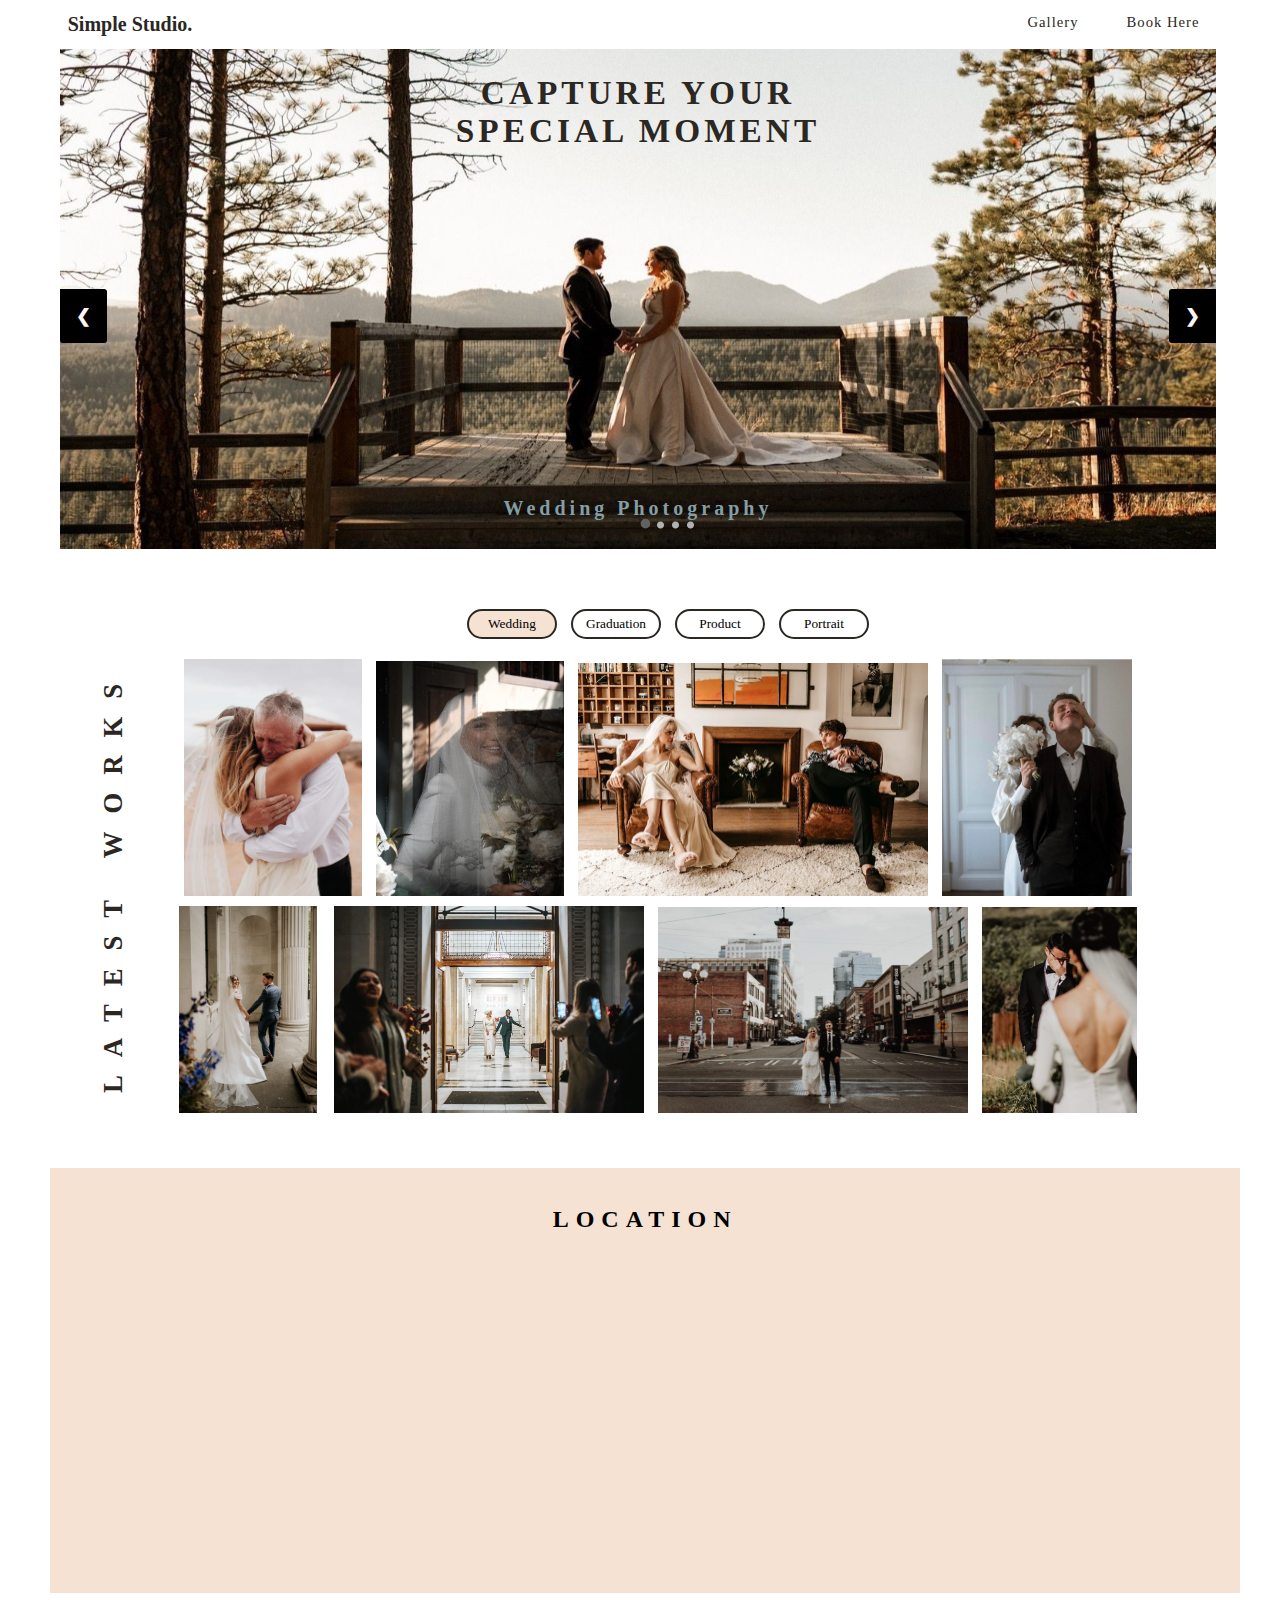
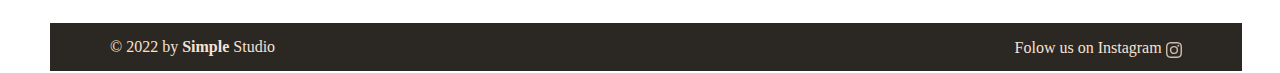
<file: index.html>
<html lang="en">
<head>
    <meta charset="UTF-8">
    <meta http-equiv="X-UA-Compatible" content="IE=edge">
    <meta name="viewport" content="width=device-width, initial-scale=1.0">
    <title>Document</title>
    <link rel="stylesheet" href="style.css">
</head>
<body>
    
    <div class="container">
        <div class="nav-bar">
            <h1 id="logo">Simple Studio.</h1>
            <div class="link-kanan">
                <a href="#gallery" id="link">Gallery</a>
                <a href="form.html" id="link">Book Here</a>
            </div>
        </div>

        <!-- slide -->
        <div class="slide">
            <!-- slide1 -->
            <div class="imgslide fade">
                <div class="text1">
                    <h1>Capture Your Special Moment</h1>
                    <p>Wedding Photography</p>
                </div>
                <img src="img/slide/slide.jpg" alt="">
                <div class="numberslide">
                    <b style="color: rgb(97, 97, 97);">.</b>...
                </div>
            </div>

            <!-- slide 2 -->
            <div class="imgslide fade">
                <div class="text2">
                    <h1>Grab Your Future</h1>
                    <p>Graduation Photography</p>
                </div>
                <img src="img/slide/slide2_2.jpg" alt="">
                <div class="numberslide">
                    .<b style="color: rgb(97, 97, 97);">.</b>..
                </div>
            </div>

            <!-- slide 3 -->
            <div class="imgslide fade">
                <div class="text3">
                    <h1>Create Your Own Product</h1>
                    <p>Product Photography</p>
                </div>
                <img src="img/slide/slide3.jfif" alt="">
                <div class="numberslide">
                    ..<b style="color: rgb(97, 97, 97);">.</b>.
                </div>
            </div>

            <!-- slide 4 -->
            <div class="imgslide fade">
                <div class="text4">
                    <h1>Everything has beauty, but not everyone sees it</h1>
                    <p>Potrait Photography</p>
                </div>
                <img src="img/slide/slide4.jfif" alt="">
                <div class="numberslide">
                    ...<b style="color: rgb(97, 97, 97);">.</b>
                </div>
            </div>
            
            <a class="prev" onClick="nextslide(-1)"> &#10094 </a>
            <a class="next" onClick="nextslide(1)"> &#10095 </a>
        </div>
        
        <!-- gallery page -->
        <a name="gallery">
            <div class="btn">
                <button class="pagebtn active" onclick="onPhoto('wed')">Wedding</button>
                <button class="pagebtn" onclick="onPhoto('grad')">Graduation</button>
                <button class="pagebtn" onclick="onPhoto('pro')">Product</button>
                <button class="pagebtn" onclick="onPhoto('ptrt')">Portrait</button>
            </div>
            <div class="gallery">
                <h1 id="judul">latest works </h1>
                <div class="galCon">                
                    <!-- button filter -->
                    
                    <div class="row">
        <!-- ====================================== wedding photography papge ============================================-->
                    <div class="column wed">
                        <!-- 1 -->
                        <div class="content">
                            <img src="img/wedding/wed1.jfif" alt="wed" style="width: 178px; height:fit-content">
                        </div>
                        <!-- 2 -->
                        <div class="content">
                            <img src="img/wedding/wed2.jfif" alt="wed" style="width: 188px; height:fit-content">
                        </div>
                    <!-- 3 -->
                        <div class="content">
                            <img src="img/wedding/1.jfif" alt="wed" style="width: 350px; height:fit-content">
                        </div>
                        <!-- 4 -->
                        <div class="content">
                            <img src="img/wedding/wed4.jfif" alt="wed" style="width: 190px; height:fit-content">
                        </div>
                        <!-- 5 -->
                        <div class="content">
                            <img src="img/wedding/4.jfif" alt="wed" style="width: 138px; height:fit-content">
                        </div>   
                        <!-- 6 -->
                        <div class="content">
                            <img src="img/wedding/3.jfif" alt="wed" style="width: 310px; height:fit-content; margin-left:3px;">
                        </div>
                        <!-- 7 --> 
                        <div class="content">
                            <img src="img/wedding/wed5.jfif" alt="wed" style="width: 310px; height:fit-content">
                        </div>
                        <!-- 8 -->
                        <div class="content">
                            <img src="img/wedding/wed3.jpg" alt="wed" style="width: 155px; height:fit-content">
                        </div>
                    </div>
        
        <!-- ====================================== graduation photography page ============================================-->
                    <div class="column grad">
                        <div class="content">
                            <img src="img/grad/1.jfif" alt="grad" style="width: 145px; height:fit-content">
                        </div>
                        <div class="content">
                            <img src="img/grad/2.jfif" alt="grad" style="width: 325px; height:fit-content">
                        </div>                  
                        <div class="content">
                            <img src="img/grad/4.jfif" alt="grad" style="width: 145px; height:fit-content">
                        </div>
                        <div class="content">
                            <img src="img/grad/5.jfif" alt="grad" style="width: 325px; height:fit-content">
                        </div>         
                        <div class="content">
                            <img src="img/grad/3.jfif" alt="grad" style="width: 150px; height:fit-content">
                        </div>
                        <div class="content">
                            <img src="img/grad/6.jfif" alt="grad" style="width: 150px; height:fit-content">
                        </div>
                        <div class="content">
                            <img src="img/grad/7.jfif" alt="grad" style="width: 185px; height:fit-content">
                        </div>
                        <div class="content">
                            <img src="img/grad/8.jfif" alt="grad" style="width: 340px; height:fit-content">
                        </div>
                    </div>
        <!-- ====================================== product photography papge ============================================-->
                <div class="column pro">
                    <!-- 1 -->
                    <div class="content">
                        <img src="img/pro/6.jfif" alt="pro" style="width: 222px; height:fit-content">
                    </div>
                    <!-- 2 -->
                    <div class="content">
                        <img src="img/pro/8.jfif" alt="pro" style="width: 175px; height:fit-content">
                    </div>
                    <!-- 3 -->
                    <div class="content">
                        <img src="img/pro/4.jfif" alt="pro" style="width: 145px; height:fit-content">
                    </div>
                    <!-- 4 -->
                    <div class="content">
                        <img src="img/pro/2.jfif" alt="pro" style="width: 145px; height:fit-content">
                    </div>
                    <!-- 5 -->
                    <div class="content">
                        <img src="img/pro/10.jfif" alt="pro" style="width: 218px; height:fit-content">
                    </div>
                    <!-- 6 -->
                    <div class="content">
                        <img src="img/pro/5.jfif" alt="pro" style="width: 185px; height:fit-content">
                    </div>
                    <!-- 7 -->
                    <div class="content">
                        <img src="img/pro/3.jfif" alt="grad" style="width: 295px; height:fit-content">
                    </div>
                    <!-- 8 -->
                    <div class="content">
                        <img src="img/pro/1.png" alt="grad" style="width: 185px; height:fit-content">
                    </div>
                    <!-- 9 -->
                    <div class="content">
                        <img src="img/pro/9.jfif" alt="grad" style="width: 235px; height:fit-content">
                    </div>
                </div>
        <!-- ====================================== Portrait photography papge ============================================-->
                    <div class="column ptrt">
                        <!-- 1 -->
                        <div class="content">
                            <img src="img/ptrt/1.jfif" alt="ptrt" style="width: 150px; height:fit-content">
                        </div>
                        <!-- 2 -->
                        <div class="content">
                            <img src="img/ptrt/2.jfif" alt="ptrt" style="width: 338px; height:fit-content">
                        </div>
                        <!-- 3 -->
                        <div class="content">
                            <img src="img/ptrt/3.png" alt="ptrt" style="width: 170px; height:fit-content">
                        </div>
                        <!-- 4 -->
                        <div class="content">
                            <img src="img/ptrt/5.jfif" alt="ptrt" style="width: 225px; height:fit-content">
                        </div>
                        <!-- 5 -->
                        <div class="content">
                            <img src="img/ptrt/4.jfif" alt="ptrt" style="width: 180px; height:fit-content">
                        </div>
                        <!-- 6 -->
                        <div class="content">
                            <img src="img/ptrt/6.jfif" alt="ptrt" style="width: 175px; height:fit-content">
                        </div>
                        <!-- 7 -->
                        <div class="content">
                            <img src="img/ptrt/7.jfif" alt="ptrt" style="width: 147px; height:fit-content">
                        </div>
                        <!-- 8 -->
                        <div class="content">
                            <img src="img/ptrt/8.jfif" alt="ptrt" style="width: 177px; height:fit-content">
                        </div>
                        <!-- 9 -->
                        <div class="content">
                            <img src="img/ptrt/9.jfif" alt="ptrt" style="width: 160px; height:fit-content">
                        </div>
                    </div>
                </div>
    
            </div>
            </div>
        </a>

        <!-- location -->
        <div class="location">
            <h2 class="judul">location</h2>
            <div class="maps">
                <iframe src="https://www.google.com/maps/embed?pb=!1m18!1m12!1m3!1d252862.8065130527!2d112.39696538964594!3d-8.000859578472896!2m3!1f0!2f0!3f0!3m2!1i1024!2i768!4f13.1!3m3!1m2!1s0x2e789f7187aaa0c3%3A0x3d26946eecb20499!2sSimple_Pictures%20Doddy%20Photography%20-%20Foto%20Studio%20Malang!5e0!3m2!1sen!2sid!4v1665891721183!5m2!1sen!2sid" width="100%" height="280" style="border:0;" allowfullscreen="" loading="lazy" referrerpolicy="no-referrer-when-downgrade"></iframe>
            </div>
        </div>

        <div id="footer">
            <p id="t1">&copy; 2022 by <b>Simple</b> Studio</p>
            <div class="kanan">
                <p id="t2">Folow us on Instagram    
                    <a href="#"><svg xmlns="http://www.w3.org/2000/svg" width="16" height="16" fill="currentColor" class="bi bi-instagram" viewBox="0 0 16 16" id="ig">
                        <path d="M8 0C5.829 0 5.556.01 4.703.048 3.85.088 3.269.222 2.76.42a3.917 3.917 0 0 0-1.417.923A3.927 3.927 0 0 0 .42 2.76C.222 3.268.087 3.85.048 4.7.01 5.555 0 5.827 0 8.001c0 2.172.01 2.444.048 3.297.04.852.174 1.433.372 1.942.205.526.478.972.923 1.417.444.445.89.719 1.416.923.51.198 1.09.333 1.942.372C5.555 15.99 5.827 16 8 16s2.444-.01 3.298-.048c.851-.04 1.434-.174 1.943-.372a3.916 3.916 0 0 0 1.416-.923c.445-.445.718-.891.923-1.417.197-.509.332-1.09.372-1.942C15.99 10.445 16 10.173 16 8s-.01-2.445-.048-3.299c-.04-.851-.175-1.433-.372-1.941a3.926 3.926 0 0 0-.923-1.417A3.911 3.911 0 0 0 13.24.42c-.51-.198-1.092-.333-1.943-.372C10.443.01 10.172 0 7.998 0h.003zm-.717 1.442h.718c2.136 0 2.389.007 3.232.046.78.035 1.204.166 1.486.275.373.145.64.319.92.599.28.28.453.546.598.92.11.281.24.705.275 1.485.039.843.047 1.096.047 3.231s-.008 2.389-.047 3.232c-.035.78-.166 1.203-.275 1.485a2.47 2.47 0 0 1-.599.919c-.28.28-.546.453-.92.598-.28.11-.704.24-1.485.276-.843.038-1.096.047-3.232.047s-2.39-.009-3.233-.047c-.78-.036-1.203-.166-1.485-.276a2.478 2.478 0 0 1-.92-.598 2.48 2.48 0 0 1-.6-.92c-.109-.281-.24-.705-.275-1.485-.038-.843-.046-1.096-.046-3.233 0-2.136.008-2.388.046-3.231.036-.78.166-1.204.276-1.486.145-.373.319-.64.599-.92.28-.28.546-.453.92-.598.282-.11.705-.24 1.485-.276.738-.034 1.024-.044 2.515-.045v.002zm4.988 1.328a.96.96 0 1 0 0 1.92.96.96 0 0 0 0-1.92zm-4.27 1.122a4.109 4.109 0 1 0 0 8.217 4.109 4.109 0 0 0 0-8.217zm0 1.441a2.667 2.667 0 1 1 0 5.334 2.667 2.667 0 0 1 0-5.334z"/>
                      </svg></i> </a>
                </p>
            </div>
        </div>

        <!-- footer -->
    </div>


    <script>
        const btn = document.querySelectorAll('.pagebtn');
        
        for (let i = 0; i < btn.length; i++) {
            btn[i].addEventListener('click', function() {
                let current = document.querySelector('.active');
                current.classList.remove('active');
                btn[i].classList.add('active');
            })
        }

        var slideIndex = 1;
        ShowSlide(slideIndex);
    
        function nextslide(n){
            ShowSlide(slideIndex += n);
        }
    
        function ShowSlide(n){
            var i;
            var slides = document.getElementsByClassName("imgslide");
    
            if(n > slides.length){
                slideIndex = 1;
            }
    
            if(n < 1){
                slideIndex = slides.length;
            }
    
            for(i = 0; i < slides.length; i++){
                slides[i].style.display= "none";
            }
    
            slides[slideIndex-1].style.display="block";
        }

        var index = 1;
        onPhoto('wed');
        function onPhoto(c){
            var i;
            var slide = document.getElementsByClassName("column");
            if(c == 'wed'){
                index = 1;
            }

            if(c == 'grad'){
                index = 2;
            }

            if(c == 'pro'){
                index = 3;
            }

            if(c == 'ptrt'){
                index = 4;
            }

            for(i = 0; i < slide.length; i++){
                    slide[i].style.display = "none";
            }
            slide[index-1].style.display="inline-block";
            
        }
        
    </script>
</body>
</html>
</file>
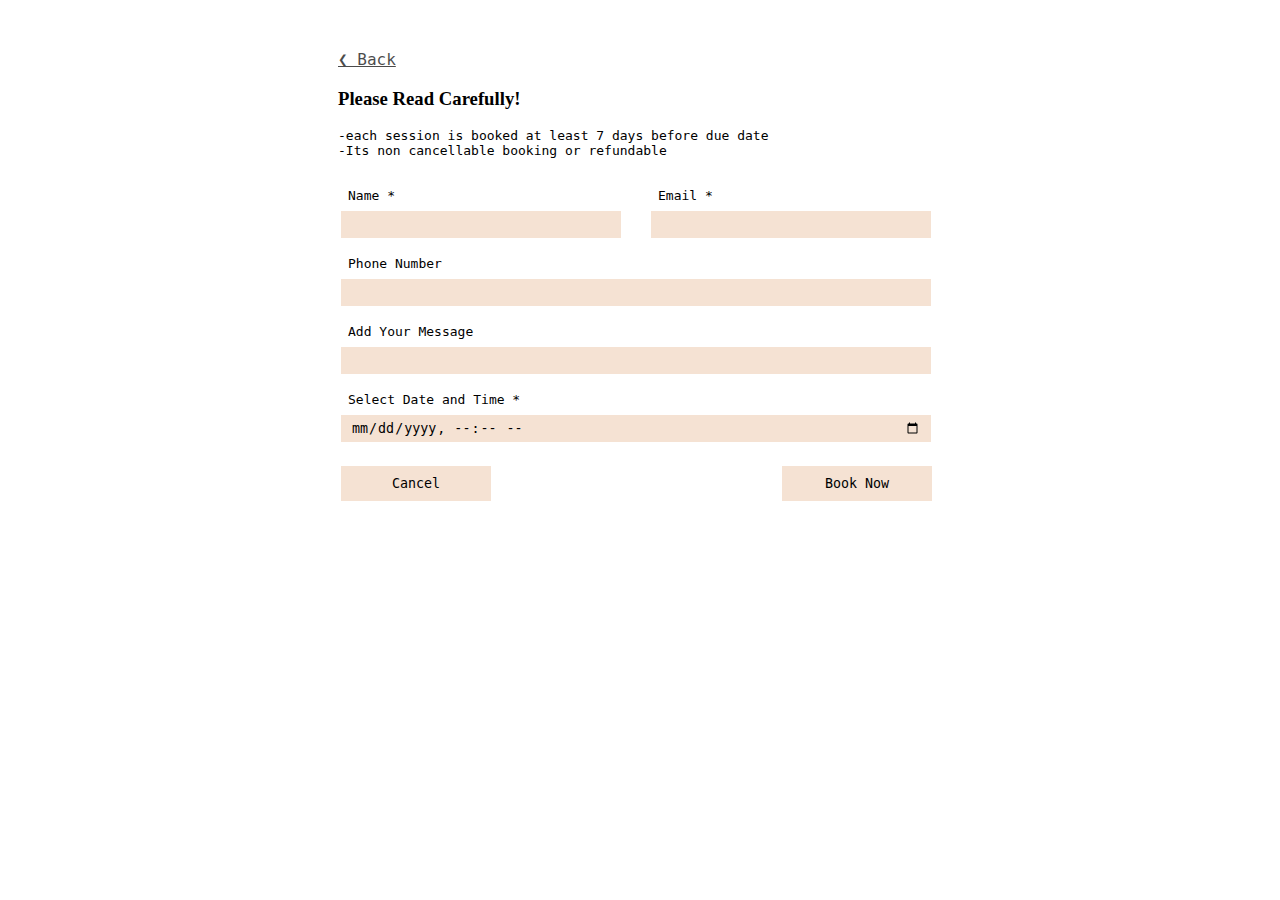
<file: form.html>
<html lang="en">
<head>
    <meta charset="UTF-8">
    <meta http-equiv="X-UA-Compatible" content="IE=edge">
    <meta name="viewport" content="width=device-width, initial-scale=1.0">
    <link rel="stylesheet" href="form.css">
    <title>Form</title>
</head>
<body>
    <div class="container">
        <a href="index.html">&#10094 Back</a>
        <h3 style="font-family: serif;">Please Read Carefully!</h3>
        <p>
            -each session is booked at least 7 days before due date <br>
            -Its non cancellable booking or refundable<br>

            <form onsubmit="return validateForm()" id="form" method="post">
                <table>
                    <tr>
                        <td id="label" class="baris1">Name *</td>
                        <td id="label" class="baris1">Email *</td>
                    </tr>
                    <tr>
                        <td id="inputan"><input type="text" name="name" id=""></td>
                        <td id="inputan"><input type="email" name="email"></td>
                    </tr>
                    <tr>
                        <td id="label">Phone Number</td>
                    </tr>
                    <tr>            
                        <td id="inputan" colspan="2"><input type="text" id="inp"></td>
                    </tr>
                    <tr>
                        <td id="label">Add Your Message</td>
                    </tr>
                    <tr>            
                        <td id="inputan" colspan="2"><input type="text" id="inp"></td>
                    </tr>
                    <tr>
                        <td id="label">Select Date and Time *</td>
                    </tr>
                    <tr>
                        <td id="inputan" colspan="2"><input type="datetime-local" name="date" id="inp" ></td>            
                    </tr>
                    <tr>
                        <td><button type="reset">Cancel</button></td>
                        <td style="text-align: right;"><button type="submit" value="submit">Book Now</button></td>
                    </tr>
                </table>
            </form>
        </p>
    </div>

    <script>
        function validateForm(){
            var nama = document.forms["form"]["name"].value;
            var mail = document.forms["form"]["email"].value;
            var hari = document.forms["form"]["date"].value;

            if (nama == "" && mail == "" && hari == "" || nama == "" && mail == "" || mail == "" && hari =="" || nama == "" && hari == ""){
                alert("Silahkan lengkapi data terlebih dahulu!");
                return false;
            }else if (nama == ""){j
                alert("Nama Lengkap harus diisi");
                return false;
            }else if (mail == ""){
                alert("Alamat Email harus diisi");
                return false;
            }else if(hari == ""){
                alert("Tanggal dan Waktu harus diisi");
                return false;
            }else{
                return true;
            }
        }
    </script>
</body>
</html>
</file>
<file: style.css>
body{
    margin: 0;
    width: 95%;
    vertical-align: middle;
    margin-left: 30px;
    height: 600px;
    /* align-items: center;
    align-content: center; */
}

.container{
    margin: 0 auto;
}
/* navigation bar */
.nav-bar{
    background-color: transparent;
    overflow: hidden;
    position: -webkit-sticky;
    margin-bottom: 1px;
    width: 100%;
    font-family: Cambria, Cochin, Georgia, Times, 'Times New Roman', serif;
}

#logo, #link{
    color: #2b2723;
    text-decoration: none;
    text-align: center;
}

.nav-bar .link-kanan{
    float: right;
    margin-right: 30px;
}

#logo{
    display: block;
    float: left;
    width: 200px;
    height: 20px;
    /* padding: 2px; */
    font-size: 15pt;
    font-family: serif;
    font-weight: bold;
}

#link{
    display: inline-block;
    width: 80px;
    height: 20px;
    padding: 13px;
    font-size: 11pt;
    letter-spacing: 1px;
    margin-top: 1px;
    margin-bottom: 1px;
}

#link:hover{
    background-color: #f5e2d3;
    color: #432a1f;
}

/* main page */
/* slide show */
.container{
    padding: 0 0 0 0;
}

.slide{
    background-color: transparent;
    max-width: 95%;
    position: relative;
    margin: auto;
}

.imgslide{
    display: block;
}

img{
    margin: 0 aut;
    width: 100%;
    height: 500px;
}

.prev, .next{
    cursor: pointer;
    position: absolute;
    top: 48%;
    width: auto;
    padding: 16px;
    color: rgb(255, 244, 244);
    font-weight: bold;
    font-size: 18px;
    transition: 0.6s ease;
    border-radius: 0 3px 3px 3px;
    user-select: none;
    background-color: rgb(0, 0, 0.8);
}

.next{
    right: 0;
    border-radius: 3px 0 0 3px;
}

.prev:hover, .next:hover{
    background-color: rgb(255, 255 , 255, 0.8);
    color: rgb(0, 0, 0);
}

.text2, .text3, .text1, .text4{
    font-size: 15pt;
    /* padding: 8px 12px; */
    position: absolute;
    /* bottom: 45%; */
    width: 100%;
    text-align: center;
    text-transform: uppercase;
    font-weight: bold;
    letter-spacing: 4px;
    font-family: serif;
    margin: 0 auto;
}

.text1, .text4 {
    color: #2b2723; 
    text-align: center;
}

.text1 h1{
    /* text-align: center; */
    width: 40%;
    margin: 25 auto;
    font-size: 25pt;
}
.text2{
    color: #2b2723;
}

.text4{
    text-align: right;
    width: 95%;
    margin-left: 2%;
    color: #f5e2d3;
}
.text3{
    margin-top: 1%;
    color: #432a1f;
    text-align: left ;
    margin-left: 5%;
    width: 50%;
}

.text1 p, .text2 p, .text3 p, .text4 p{
    text-transform: capitalize;
    font-size: 18pt;
    margin-left: 0;
}

.text1 p{
    margin-top: 30%;
    color: #859ea3;
    font-size: 15pt;
}
.text2 p{
    margin-top: 32%;
    color: #f5e2d3;
}

.text3 p{
    margin-top: 55%;
    color: #432a1f;
    text-align: left;
    margin-right: 10%;
}

.text4 p{
    text-align: right;
    color: #2b2723;
}

.slide .numberslide{
    color: rgb(177, 177, 177);
    font-size: 45pt;
    padding: 8px 12 px;
    position: absolute;
    top: 85%;
    left: 50%;
}

/* page gallery */
.gallery{
    margin: 30 0 0 50;
}

#judul{
    color: #2b2723;
    font-size: 20pt;
    position: absolute;
    text-align: center;
    text-transform: uppercase;
    letter-spacing: 18px;
    font-family: serif;
    transform: rotate(-90deg);
    float: left; 
    margin: 210 0 0 -180;
}

.galCon{
    margin: -15 80 0 70;
    text-align: center;
}

/* button */
.btn{
    text-align: center;
    margin: 50 0 0 50;
}
.pagebtn{
    text-align: center;
    margin: 10 0 0 10;
    width: 90px;
    height: 30px;
    border-radius: 60px;
    background-color: transparent;
    border:2px solid #2b2723;
    font-family: serif;
}

.pagebtn.active{
    background: #f5e2d3;
}

.pagebtn:hover{
    transition: 0.6s ease;
    background-color: #f5e2d3;
}
.row{
    margin: 20 auto;
}
.content{
    display: inline-block;
    /* margin: 2 auto; */
    padding: 5px;
}

.location{
    text-align: center;
    width: 95%;
    margin: 50 20 0 20;
    background-color: #f5e2d3;
    height: 65%;
    padding: 17.5px;
}

.judul{
    text-transform: uppercase;
    font-family: serif;
    text-align: center;
    letter-spacing: 7px;
    font-family: serif;
    font-size: 18pt;
}

iframe{
    width: 90%;
}


#footer{
    font-family: serif;
    text-align: center;
    height: 8%;
    width: 98%;
    background-color: #2b2723;
    margin: 30 20 0 20;
    color: #f5e2d3;
}

#t1{
    float: left;
    margin: 15 0 0 60;

}

.kanan{
    float: right;
    margin: 0 60 0 0;
}

#ig{
    margin: -5 auto;
    opacity: 80%;
    color: #f5e2d3;
}
</file>
<file: form.css>
body{
    /* text-align: center; */
    font-family: monospace;
}

.container{
    width: 70%;
    margin: 50 80 80 330;
}
#inputan input, #inputan select option{
    width: 280px;
    height: 27px;
    background-color: #f5e2d3;
    border: none;
    /* border-radius: 5px; */
    padding: 10px;
}

td{
    width: 300px;
}

tr #label{
    padding: 15 0 5 8;
}

#inputan #inp, #sel > option{
    width: 590px;
}

button{
    margin: 20 25 0 0;
    width: 150px;
    background-color: #f5e2d3;
    border: none;
    /* border-radius: 5px; */
    padding: 10px;
    font-family: monospace;
    font-size: 10pt;
}

a{
    color: black;
    font-size: 12pt;
    opacity: 70%;
    margin: -s10;
}
</file>
